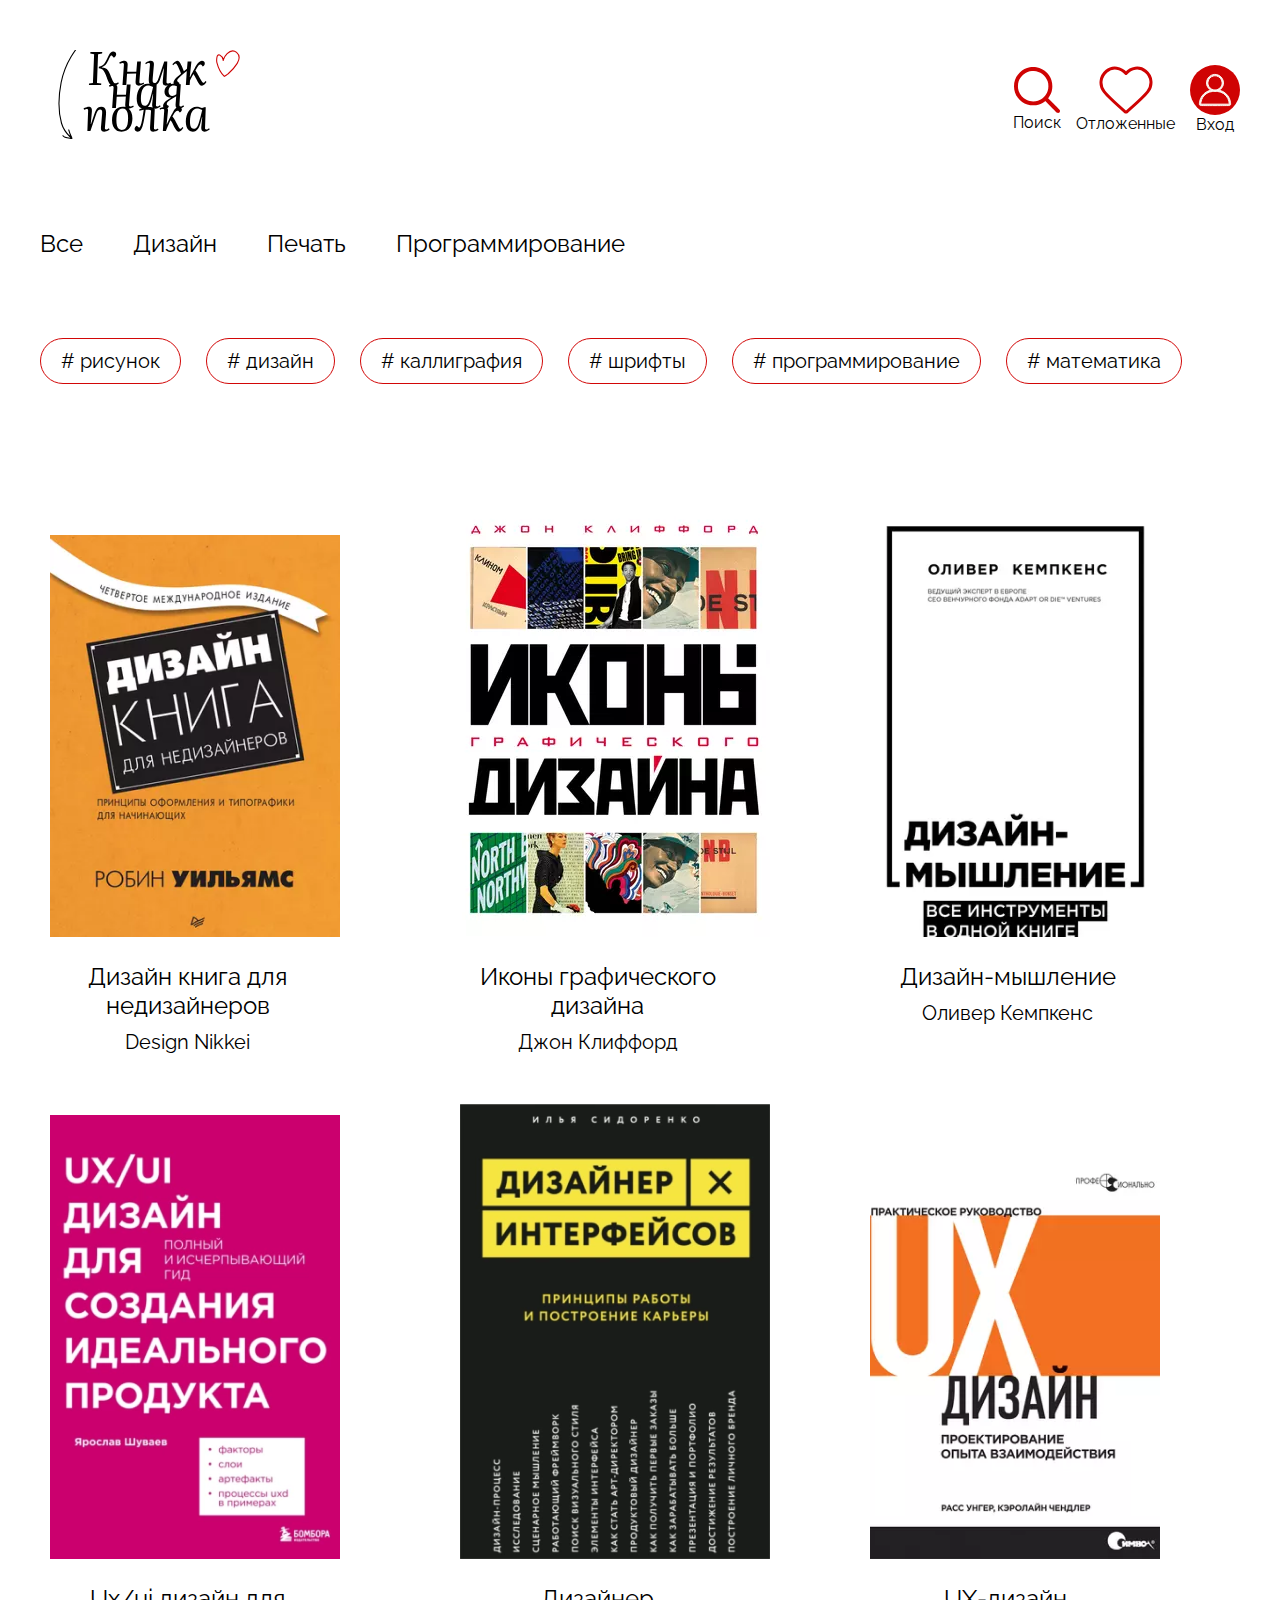
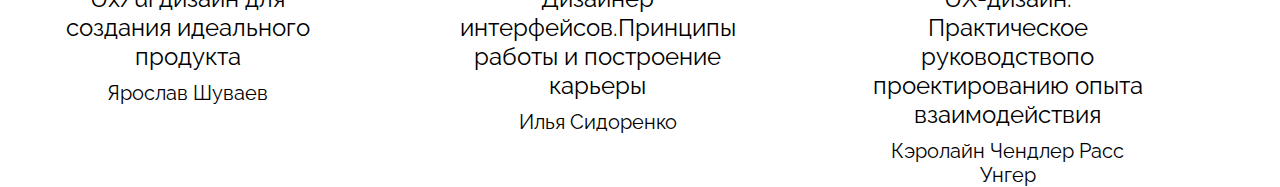
<file: index.html>
<!DOCTYPE html>
<html lang="en">

<head>
  <meta charset="UTF-8" />
  <meta name="viewport" content="width=device-width, initial-scale=1.0" />
  <link rel="stylesheet" href="./assets/templates/bookshelf/css/style.css" />
  <title>Книжная полка дизайнера</title>
</head>

<body>
  <div class="container">
    <header class="header">
      <div class="header__logo">
        <a href="./index.html">
            <img src="./assets/templates/bookshelf/img/icons/logo.svg" alt="icon" />
        </a>
      </div>
      <div class="header__menu">
        <div class="header__menu--el">
          <img src="./assets/templates/bookshelf/img/icons/search.svg" alt="icon">
          <p class="header__menu--text">Поиск</p>
        </div>
        <div class="header__menu--el">
          <img src="./assets/templates/bookshelf/img/icons/deferred.svg" alt="icon">
          <p class="header__menu--text">Отложенные</p>
        </div>
        <div class="header__menu--el" id="entrance">
          <img src="./assets/templates/bookshelf/img/icons/account.svg" alt="icon">
          <p class="header__menu--text">Вход</p>
        </div>
      </div>
    </header>
    <nav class="nav">
      <div class="nav__btn">
        Все
      </div>
      <div class="nav__btn">
        Дизайн
      </div>
      <div class="nav__btn">
        Печать
      </div>
      <div class="nav__btn">
        Программирование
      </div>
    </nav>
    <div class="tag">
      <div class="tag__btns">
        <button class="tag__btn">
          # рисунок
        </button>
        <button class="tag__btn">
          # дизайн
        </button>
        <button class="tag__btn">
          # каллиграфия
        </button>
        <button class="tag__btn">
          # шрифты
        </button>
        <button class="tag__btn">
          # программирование
        </button>
        <button class="tag__btn">
          # математика
        </button>
      </div>
    </div>
    <main class="main">

      <div class="main__content">
        <div class="main__content-book">
          <a href="./book.html" class="main__content-book-img"><img src="./assets/templates/bookshelf/img/books/1.png" alt="book"/></a>
          <div class="main__content-book-text">
            <a href="./book.html" class="main__content-book-title">Дизайн книга для недизайнеров</a>
            <a href="./book.html" class="main__content-book-subtitle">Design Nikkei</a>
          </div>
        </div>


        <div class="main__content-book">
          <a href="#" class="main__content-book-img"><img src="./assets/templates/bookshelf/img/books/2.png" alt="book"/></a>
          <div class="main__content-book-text">
            <a href="#" class="main__content-book-title">Иконы графического дизайна</a>
            <a href="#" class="main__content-book-subtitle">Джон Клиффорд</a>
          </div>
        </div>

        <div class="main__content-book">
          <a href="#" class="main__content-book-img"><img src="./assets/templates/bookshelf/img/books/3.png" alt="book"/></a>
          <div class="main__content-book-text">
            <a href="#" class="main__content-book-title">Дизайн-мышление</a>
            <a href="#" class="main__content-book-subtitle">Оливер Кемпкенс</a>
          </div>
        </div>

        <div class="main__content-book">
          <a href="#" class="main__content-book-img"><img src="./assets/templates/bookshelf/img/books/4.png" alt="book"/></a>
          <div class="main__content-book-text">
            <a href="#" class="main__content-book-title">Ux/ui дизайн для создания идеального продукта</a>
            <a href="#" class="main__content-book-subtitle">Ярослав Шуваев</a>
          </div>
        </div>

        <div class="main__content-book">
          <a href="#" class="main__content-book-img"><img src="./assets/templates/bookshelf/img/books/5.png" alt="book"/></a>
          <div class="main__content-book-text">
            <a href="#" class="main__content-book-title">Дизайнер интерфейсов.Принципы работы и построение карьеры</a>
            <a href="#" class="main__content-book-subtitle">Илья Сидоренко</a>
          </div>
        </div>

        <div class="main__content-book">
          <a href="#" class="main__content-book-img"><img src="./assets/templates/bookshelf/img/books/6.png" alt="book"/></a>
          <div class="main__content-book-text">
            <a href="#" class="main__content-book-title">UX-дизайн. Практическое руководствопо проектированию опыта
              взаимодействия</a>
            <a href="#" class="main__content-book-subtitle">
              Кэролайн Чендлер Расс Унгер
            </a>
          </div>
        </div>
      </div>

      <div class="modal" id="entrance-modal">
        <div class="modal-body">
          <div class="modal-content">
            <div class="modal-close" id="modal-close">
              <img src="./assets/templates/bookshelf/img/icons/exit.svg" alt="">
            </div>
            <div class="modal-form">
              <h3 class="modal-title">Регистрация</h3>
              <div class="modal-info">
                <input type="text" placeholder="Почта...">
                <input type="text" placeholder="Пароль...">
              </div>
              <div class="modal-btn">
                <button class="btn">Зарегистрироваться</button>
              </div>
              <div class="modal-text">
                <p>У меня есть аккаунт</p>
              </div>
            </div>
          </div>
        </div>
      </div>
    </main>
  </div>
  
  <script src="./assets/templates/bookshelf/js/main.js"></script>
  <script src="./assets/templates/bookshelf/js/modal.js"></script>
</body>

</html>
</file>
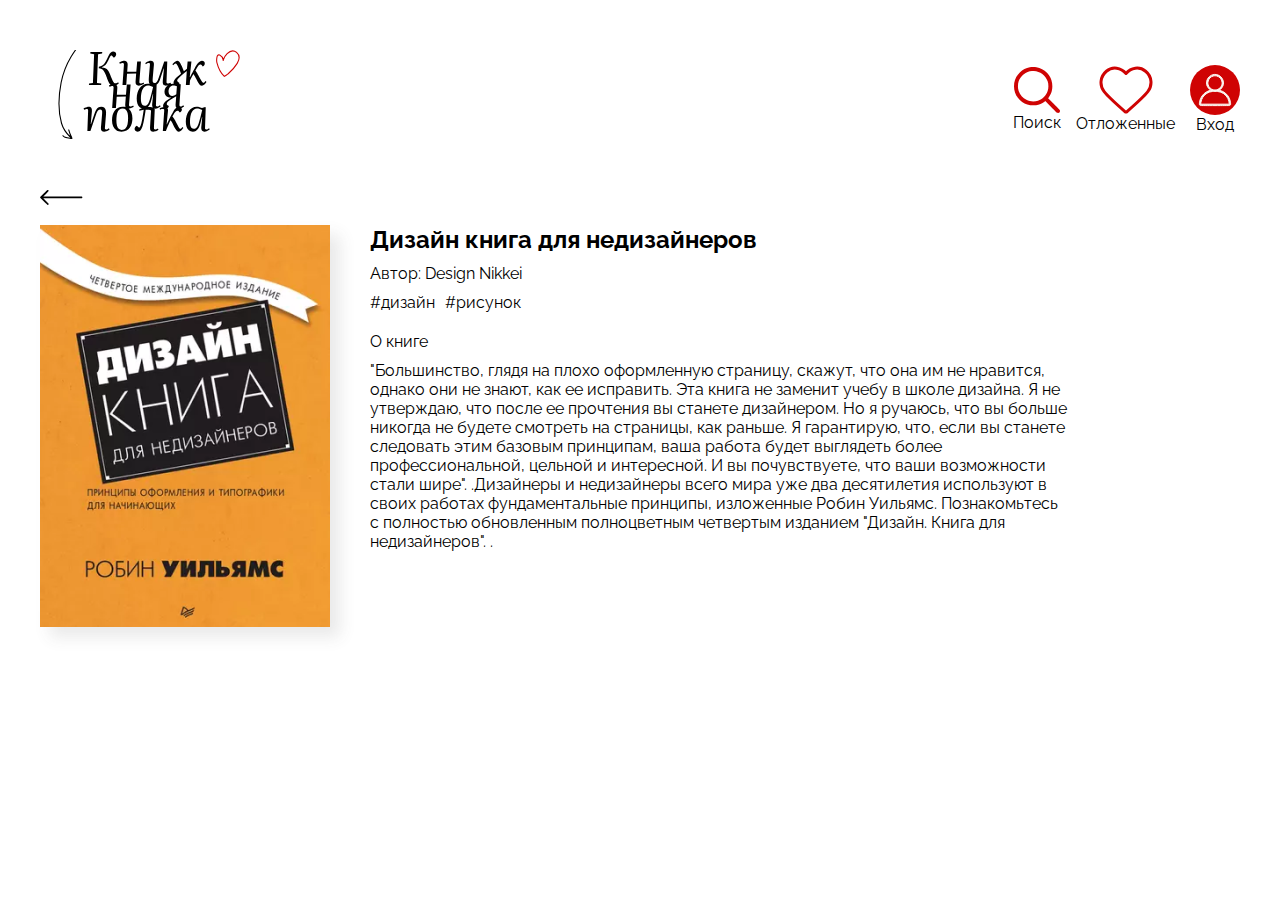
<file: book.html>
<!DOCTYPE html>
<html lang="en">
<head>
    <meta charset="UTF-8">
    <meta name="viewport" content="width=device-width, initial-scale=1.0">
    <link rel="stylesheet" href="./assets/templates/bookshelf/css/style.css" />
    <title>Описание книги</title>
</head>
<body>
    <div class="container">
        <header class="header">
            <div class="header__logo">
                <a href="./index.html">
                    <img src="./assets/templates/bookshelf/img/icons/logo.svg" alt="icon" />
                </a>
            </div>
            <div class="header__menu">
                <div class="header__menu--el">
                <img src="./assets/templates/bookshelf/img/icons/search.svg" alt="icon">
                <p class="header__menu--text">Поиск</p>
                </div>
                <div class="header__menu--el">
                <img src="./assets/templates/bookshelf/img/icons/deferred.svg" alt="icon">
                <p class="header__menu--text">Отложенные</p>
                </div>
                <div class="header__menu--el" id="entrance">
                <img src="./assets/templates/bookshelf/img/icons/account.svg" alt="icon">
                <p class="header__menu--text">Вход</p>
                </div>
            </div>
        </header>
        <div class="book-arrow">
            <a href="./index.html">
                <img src="./assets/templates/bookshelf/img/icons/arrow.svg" alt="arrow">
            </a>
        </div>
        <div class="book">
            <div class="book__body">
                <div class="book__img  main__content-book-img">
                    <img src="./assets/templates/bookshelf/img/books/1.png" alt="">
                </div>
                <div class="book__content">
                        <div class="book__text">
                            <h2 class="book__title">Дизайн книга для недизайнеров</h2>
                            <p class="book__subtitle">Автор: Design Nikkei</p>
                        </div>
                        <div class="book__tag">
                            <p>#дизайн</p>
                            <p>#рисунок</p>
                        </div>
                        <p class="book__description">
                        <p class="book__description--tile">О книге</p>
                        <p class="book__description--subtile">"Большинство, глядя на плохо оформленную страницу, скажут, что она им не
                        нравится, однако они не знают, как ее
                        исправить. Эта книга не заменит учебу в школе дизайна. Я не утверждаю, что после ее прочтения вы станете
                        дизайнером. Но
                        я ручаюсь, что вы больше никогда не будете смотреть на страницы, как раньше. Я гарантирую, что, если вы
                        станете
                        следовать этим базовым принципам, ваша работа будет выглядеть более профессиональной, цельной и
                        интересной. И вы
                        почувствуете, что ваши возможности стали шире". .Дизайнеры и недизайнеры всего мира уже два десятилетия
                        используют в
                        своих работах фундаментальные принципы, изложенные Робин Уильямс. Познакомьтесь с полностью обновленным
                        полноцветным
                        четвертым изданием "Дизайн. Книга для недизайнеров". .</p>
                    </div>
                </div>
            </div>
        </div>
    </div>
</body>
</html>
</file>
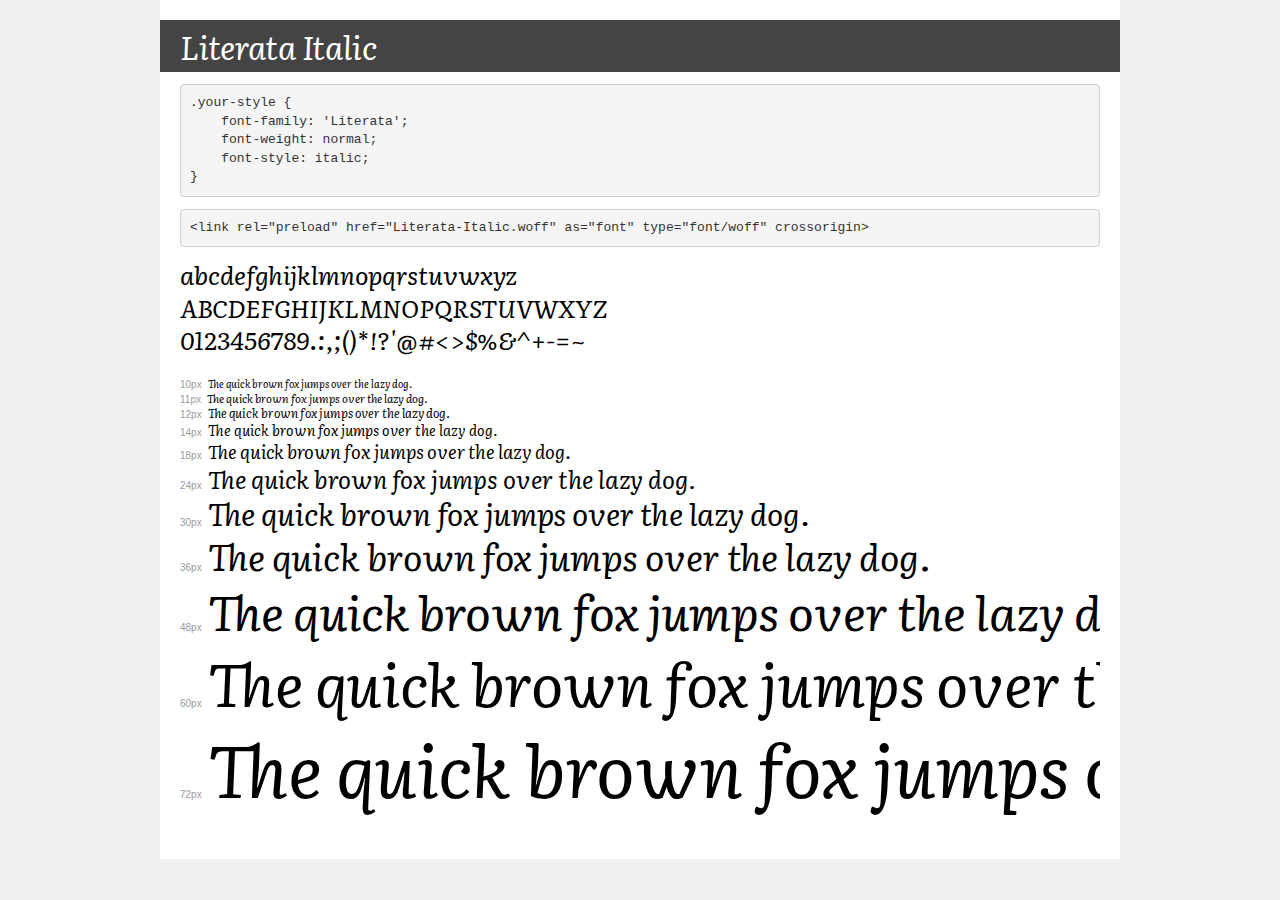
<file: assets/templates/bookshelf/fonst/literata/demo.html>
<!DOCTYPE html>
<html lang="en">
<head>
    <meta charset="utf-8">
    <meta http-equiv="X-UA-Compatible" content="IE=edge">
    <meta name="viewport" content="width=device-width, initial-scale=1">
    <meta name="robots" content="noindex, noarchive">
    <meta name="format-detection" content="telephone=no">
    <title>Transfonter demo</title>
    <link href="stylesheet.css" rel="stylesheet">
    <style>
        /*
        http://meyerweb.com/eric/tools/css/reset/
        v2.0 | 20110126
        License: none (public domain)
        */
        html, body, div, span, applet, object, iframe,
        h1, h2, h3, h4, h5, h6, p, blockquote, pre,
        a, abbr, acronym, address, big, cite, code,
        del, dfn, em, img, ins, kbd, q, s, samp,
        small, strike, strong, sub, sup, tt, var,
        b, u, i, center,
        dl, dt, dd, ol, ul, li,
        fieldset, form, label, legend,
        table, caption, tbody, tfoot, thead, tr, th, td,
        article, aside, canvas, details, embed,
        figure, figcaption, footer, header, hgroup,
        menu, nav, output, ruby, section, summary,
        time, mark, audio, video {
            margin: 0;
            padding: 0;
            border: 0;
            font-size: 100%;
            font: inherit;
            vertical-align: baseline;
        }
        /* HTML5 display-role reset for older browsers */
        article, aside, details, figcaption, figure,
        footer, header, hgroup, menu, nav, section {
            display: block;
        }
        body {
            line-height: 1;
        }
        ol, ul {
            list-style: none;
        }
        blockquote, q {
            quotes: none;
        }
        blockquote:before, blockquote:after,
        q:before, q:after {
            content: '';
            content: none;
        }
        table {
            border-collapse: collapse;
            border-spacing: 0;
        }
        /* demo styles */
        body {
            background: #f0f0f0;
            color: #000;
        }
        .page {
            background: #fff;
            width: 920px;
            margin: 0 auto;
            padding: 20px 20px 0 20px;
            overflow: hidden;
        }
        .font-container {
            overflow-x: auto;
            overflow-y: hidden;
            margin-bottom: 40px;
            line-height: 1.3;
            white-space: nowrap;
            padding-bottom: 5px;
        }
        h1 {
            position: relative;
            background: #444;
            font-size: 32px;
            color: #fff;
            padding: 10px 20px;
            margin: 0 -20px 12px -20px;
        }
        .letters {
            font-size: 25px;
            margin-bottom: 20px;
        }
        .s10:before {
            content: '10px';
        }
        .s11:before {
            content: '11px';
        }
        .s12:before {
            content: '12px';
        }
        .s14:before {
            content: '14px';
        }
        .s18:before {
            content: '18px';
        }
        .s24:before {
            content: '24px';
        }
        .s30:before {
            content: '30px';
        }
        .s36:before {
            content: '36px';
        }
        .s48:before {
            content: '48px';
        }
        .s60:before {
            content: '60px';
        }
        .s72:before {
            content: '72px';
        }
        .s10:before, .s11:before, .s12:before, .s14:before,
        .s18:before, .s24:before, .s30:before, .s36:before,
        .s48:before, .s60:before, .s72:before {
            font-family: Arial, sans-serif;
            font-size: 10px;
            font-weight: normal;
            font-style: normal;
            color: #999;
            padding-right: 6px;
        }
        pre {
            display: block;
            padding: 9px;
            margin: 0 0 12px;
            font-family: Monaco, Menlo, Consolas, "Courier New", monospace;
            font-size: 13px;
            line-height: 1.428571429;
            color: #333;
            font-weight: normal;
            font-style: normal;
            background-color: #f5f5f5;
            border: 1px solid #ccc;
            overflow-x: auto;
            border-radius: 4px;
        }
        /* responsive */
        @media (max-width: 959px) {
            .page {
                width: auto;
                margin: 0;
            }
        }
    </style>
</head>
<body>
<div class="page">
    <div class="demo">
        <h1 style="font-family: 'Literata'; font-weight: normal; font-style: italic;">Literata Italic</h1>
        <pre title="Usage">.your-style {
    font-family: 'Literata';
    font-weight: normal;
    font-style: italic;
}</pre>
        <pre title="Preload (optional)">
&lt;link rel=&quot;preload&quot; href=&quot;Literata-Italic.woff&quot; as=&quot;font&quot; type=&quot;font/woff&quot; crossorigin&gt;</pre>
        <div class="font-container" style="font-family: 'Literata'; font-weight: normal; font-style: italic;">
            <p class="letters">
                abcdefghijklmnopqrstuvwxyz<br>
ABCDEFGHIJKLMNOPQRSTUVWXYZ<br>
                0123456789.:,;()*!?'@#&lt;&gt;$%&^+-=~
            </p>
            <p class="s10" style="font-size: 10px;">The quick brown fox jumps over the lazy dog.</p>
            <p class="s11" style="font-size: 11px;">The quick brown fox jumps over the lazy dog.</p>
            <p class="s12" style="font-size: 12px;">The quick brown fox jumps over the lazy dog.</p>
            <p class="s14" style="font-size: 14px;">The quick brown fox jumps over the lazy dog.</p>
            <p class="s18" style="font-size: 18px;">The quick brown fox jumps over the lazy dog.</p>
            <p class="s24" style="font-size: 24px;">The quick brown fox jumps over the lazy dog.</p>
            <p class="s30" style="font-size: 30px;">The quick brown fox jumps over the lazy dog.</p>
            <p class="s36" style="font-size: 36px;">The quick brown fox jumps over the lazy dog.</p>
            <p class="s48" style="font-size: 48px;">The quick brown fox jumps over the lazy dog.</p>
            <p class="s60" style="font-size: 60px;">The quick brown fox jumps over the lazy dog.</p>
            <p class="s72" style="font-size: 72px;">The quick brown fox jumps over the lazy dog.</p>
        </div>
    </div>

</div>
</body>
</html>
</file>
<file: assets/templates/bookshelf/css/style.css>
@import"https://fonts.googleapis.com/css2?family=Raleway:ital,wght@0,100..900;1,100..900&display=swap";@import"../fonst/literata/stylesheet.css";*,*::before,*::after{box-sizing:border-box}ul[class],ol[class]{padding:0}body,h1,h2,h3,h4,h5,h6,p,ul[class],ol[class],li,figure,figcaption,blockquote,dl,dd{margin:0}body{scroll-behavior:smooth;text-rendering:optimizeSpeed}ul[class],ol[class]{list-style:none}a:not([class]){-webkit-text-decoration-skip:ink;text-decoration-skip-ink:auto}img{max-width:100%;display:block}article>*+*{margin-top:1em}input,button,textarea,select{font:inherit}@media(prefers-reduced-motion: reduce){*{animation-duration:.01ms !important;animation-iteration-count:1 !important;transition-duration:.01ms !important;scroll-behavior:auto !important}}.container{width:min(100% - 1rem,1200px);margin-inline:auto}@media(min-width: 320px){.container{max-width:300px}}@media(min-width: 480px){.container{max-width:460px}}@media(min-width: 640px){.container{max-width:620px}}@media(min-width: 960px){.container{max-width:940px}}@media(min-width: 1200px){.container{max-width:1200px}}.header{display:flex;justify-content:space-between;margin-top:50px}.header__logo{display:flex;align-items:center;gap:20px}.header__menu{display:flex;gap:15px;text-align:center;align-items:center}.header__menu--el{display:flex;flex-direction:column;align-items:center}.header__menu--text{font-size:16px}.header__tag--burger{display:none;padding-top:5px;padding-left:15px}@media(min-width: 320px)and (max-width: 690px){.header__tag--burger{display:inline}}.header__btn--fixed{border-radius:20px;border:1px solid #d20707;padding:12px;width:200px;background-color:#fff;transition:.1s}.header__btn--fixed.active{background-color:#d20707;color:#fff}@media(min-width: 690px)and (max-width: 1199px){.header__btn--fixed{width:151px;font-size:14px}}@media(min-width: 320px)and (max-width: 690px){.header__btn--fixed{display:flex;justify-content:center;-moz-columns:1;columns:1;margin:10px}}@media(min-width: 320px)and (max-width: 690px){.header__btn--active{display:none}}.header__btn--number{padding-left:5px;color:#b6b6b6}.nav{margin-top:80px;display:flex;gap:50px}.nav__btn{font-size:24px}.nav__btn:hover{text-decoration:underline}.tag{margin-top:80px}.tag__btns{display:flex;gap:25px;flex-wrap:wrap}.tag__btn{border:1px solid #d20707;border-radius:30px;padding:10px 20px;font-size:20px;background-color:#fff;transform:1s}.tag__btn:hover{background-color:#d20707;color:#fff}.main__content{display:flex;justify-content:center;margin-top:120px;flex-wrap:wrap;align-items:baseline;gap:50px}@media(min-width: 960px)and (max-width: 1240px){.main__content{gap:25px}}.main__content-book{flex-basis:30%;height:100%}@media(min-width: 320px)and (max-width: 639px){.main__content-book{flex-basis:initial}}.main__content-book-img{box-shadow:-10px -10px 15px rgba(255,255,255,.5),10px 10px 15px rgba(70,70,70,.12)}.main__content-book-text{margin-top:25px;text-align:center;width:275px}.main__content-book-title{display:block;font-size:24px;padding-bottom:10px;text-decoration:none;color:#000}.main__content-book-subtitle{display:block;font-size:20px;text-decoration:none;color:#000}.book-arrow{margin-top:40px}.book__body{display:flex;gap:40px;margin-top:20px}.book__subtitle{margin-top:10px}.book__tag{display:flex;margin-top:10px;gap:10px}.book__description{margin-top:20px}.book__description--subtile{width:700px;margin-top:10px}.modal{display:none;position:fixed;width:100%;height:100%;background-color:rgba(0,0,0,.8);z-index:2;top:0;left:0}.modal-body{min-height:100%;display:flex;justify-content:center;align-items:center;padding:30px 10px;overflow-y:auto;overflow-x:hidden}.modal-info{display:flex;gap:25px;flex-direction:column;align-items:center}.modal-form{margin-top:85px;display:flex;flex-direction:column;gap:25px;align-items:center;margin-bottom:85px}input{border:none;width:300px;border-bottom:1px solid #000}.modal-title{color:#d20707;font-size:48px}.btn{border-radius:30px;padding:10px 20px;font-size:20px;color:#fff;background-color:#d20707;border:#d20707}.modal-content{position:relative;display:flex;justify-content:center;align-items:center;background-color:#fff;max-width:80%;max-height:100%;gap:15px;padding:40px}@media(min-width: 698px)and (max-width: 940px){.modal-content{max-width:798px}}.modal-close{position:absolute;right:51px;width:17px;top:37px}.arrow-heart{width:200px}body{font-family:"Raleway",sans-serif;background-color:#fff}
</file>
<file: assets/templates/bookshelf/fonst/literata/stylesheet.css>
@font-face {
    font-family: 'Literata';
    src: url('Literata-Italic.eot');
    src: url('Literata-Italic.eot?#iefix') format('embedded-opentype'),
        url('Literata-Italic.woff') format('woff'),
        url('Literata-Italic.ttf') format('truetype');
    font-weight: normal;
    font-style: italic;
    font-display: swap;
}
</file>
